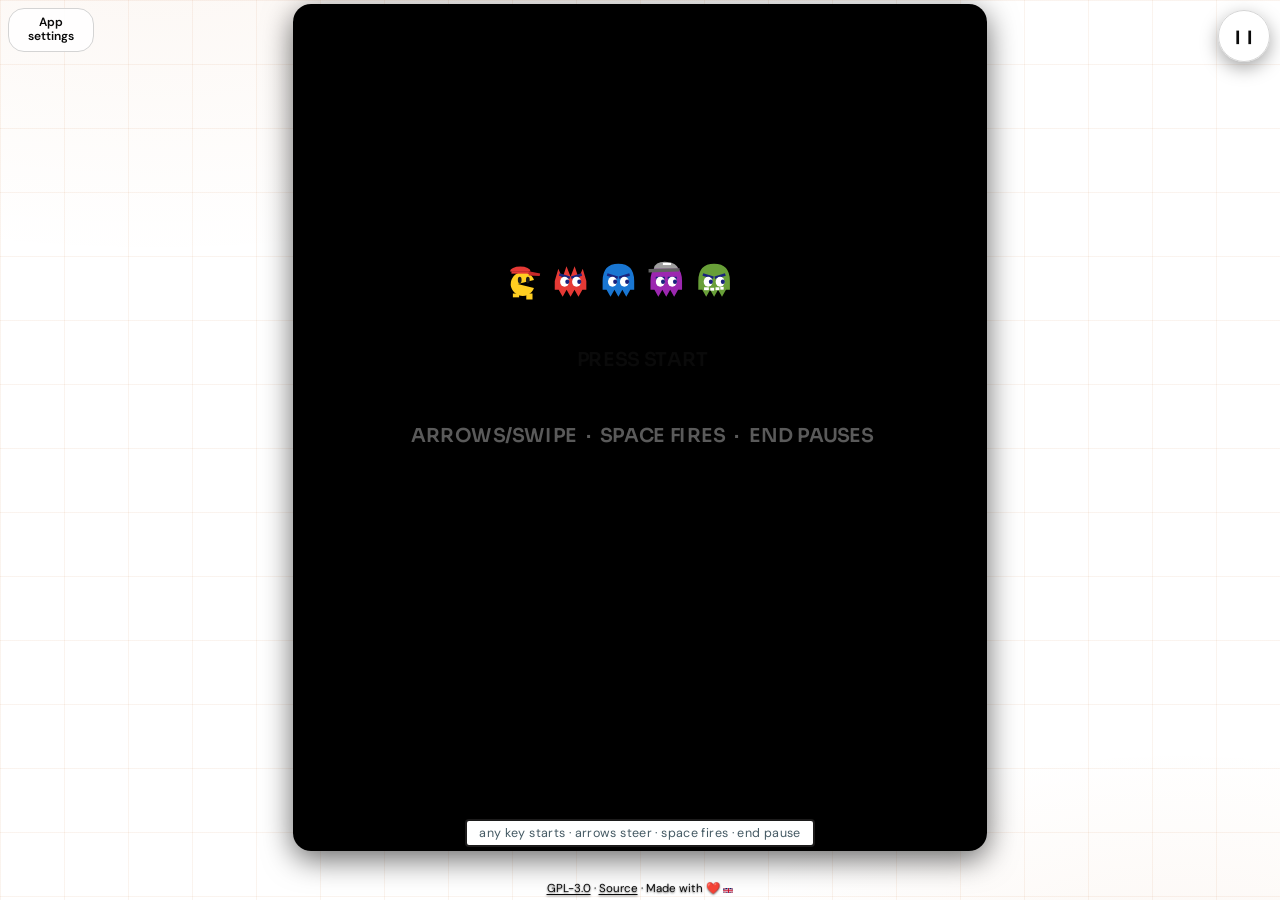
<file: index.html>
<!doctype html>
<html lang="en" data-palette="navy" data-theme="light" data-mono data-warm>

<head>
    <meta charset="utf-8">

    <!--
        The launcher frames this game. This document frames nothing, so frame-src
        is 'none'. Leaving the directive off would fall through to default-src
        'self' and allow a same-origin frame. `frame-ancestors` is absent: browsers
        ignore it in a <meta> tag. The local server sends X-Frame-Options:
        SAMEORIGIN for this game, not frame-ancestors. GitHub Pages sends neither.

        `connect-src 'none'` is what makes the README's "no network requests" claim
        enforceable here rather than merely stated.
    -->
    <meta http-equiv="Content-Security-Policy" content="default-src 'self'; script-src 'self'; style-src 'self'; img-src 'self' data:; connect-src 'none'; font-src 'self'; media-src 'self'; object-src 'none'; base-uri 'none'; form-action 'none'; frame-src 'none'; manifest-src 'self'; worker-src 'self'; upgrade-insecure-requests">

    <title>Seclusa Munch</title>
        <!-- Lock viewport on mobile devices. -->
    <meta name="viewport" content="width=device-width, initial-scale=1.0, viewport-fit=cover" />

    <meta name="description" content="Seclusa Munch — eat the maze, keep clear of the four." />
    <meta name="color-scheme" content="light dark" />
    <!--
        Permissions-Policy. Every other served document in the app carries this; this game
        was the one that did not. The game asks for no device capability at all, so the
        whole surface is denied rather than left to the browser default.
    -->
    <meta http-equiv="Permissions-Policy"
        content="camera=(), microphone=(), geolocation=(), payment=(), clipboard-read=(), usb=(), midi=(), serial=(), display-capture=(), accelerometer=(), gyroscope=(), magnetometer=(), idle-detection=(), screen-wake-lock=(), browsing-topics=(), interest-cohort=()">
    <meta name="referrer" content="no-referrer">
    <meta name="robots" content="noindex, nofollow">
    <meta name="theme-color" content="#0d2340">

    <!-- Allow page to be saved as web app on iOS. -->
    <meta name="mobile-web-app-capable" content="yes" />
    <meta name="apple-mobile-web-app-capable" content="yes" />
    <meta name="apple-mobile-web-app-title" content="Seclusa Munch" />

    <!-- Hide status bar -->
    <meta name="apple-mobile-web-app-status-bar-style" content="black" />

    <!-- icon used for iOS Web App -->
    <link rel="apple-touch-icon-precomposed" href="icon/ios_icon.png"/>

    <link rel="icon" type="image/png" href="icon/favicon.png"/>

    <!--
        Before the stylesheets, and synchronous on purpose. This game's own theme.js runs
        after the canvas markup, so without this the frame paints with the document's
        data-theme="light" and then corrects itself — a white flash on a dark-mode device,
        at the edges of the frame, while the launcher around it is already dark. Same file
        and same reason as the launcher's; see theme-boot.js.
    -->
    <script src="theme-boot.js"></script>

    <link rel="stylesheet" href="seclusa-base.css" />
    <link rel="stylesheet" href="mono.css" />
    <link rel="stylesheet" href="theme.css" />

    <!--
        The page shell: theme attributes, the sound preference, the menu-peek idle state,
        the canvas reveal, and the pause button. Loaded as a classic script so it runs
        before the deferred module below, which is what lets the button dispatch a key
        into a game that is already listening.
    -->
    <script src="theme.js"></script>

    <!--
        CSP is `style-src 'self'`, so nothing inline is permitted: the @font-face and
        #canvas-warning rules live in theme.css.

        The game is plain ES modules loaded straight from disk — no bundle, no build step.
        Every file under js/ is one concern (the maze data, the ghost rules, the renderer),
        and the browser loads them in dependency order itself.
    -->
    <script type="module" src="js/main.js"></script>

    <meta name="version" content="0.1.3">
    <link rel="manifest" href="manifest.json">
    <link rel="stylesheet" href="stand.css">
</head>

<body>

    <!-- Page shell: header bar, hint chip and dialogs. The game canvas below is
         centered by the renderer, so the shell stays out of the document flow. -->
    <div class="shell" data-ui-chrome>
        <!--
            The in-game header bar (title, Sound, Fullscreen, Theme) used to live here and
            has been removed: the launcher's stage bar carries those controls, and names
            the game, so this was a second differently-styled copy of both. The hint chip
            stays — it is guidance for the game you are actually playing, not a control.
        -->
        <div class="shell-bottom">
            <div class="shell-hint chip">
                <!--
                    Two wordings, one per kind of device, switched by CSS on the same
                    `pointer: coarse` question that reveals the pause button. A hint that
                    says "arrows" on a phone is telling the player to press something
                    they do not have.
                -->
                <span class="hint-keys">any key starts &middot; arrows steer &middot; space fires &middot; end pause</span>
                <span class="hint-touch">tap to start &middot; swipe to steer &middot; fire to shoot &middot; pause to pause</span>
            </div>
        </div>

        <!--
            Pause, for devices with no End key.

            Steering is swipe-only on touch: a pad was worse than one gesture. Fire is
            the exception — Space has no thumb equivalent once a swipe is steering, and
            a tap both fires and clears the held direction, which fights a held swipe.
            The fire button only shoots. L/R picks which thumb side it sits on.
        -->
        <div class="shell-hand" role="group" aria-label="Fire button side">
            <button class="shell-hand-btn" id="fireHandLeft" type="button" aria-pressed="false">Left</button>
            <button class="shell-hand-btn" id="fireHandRight" type="button" aria-pressed="true">Right</button>
        </div>
        <button class="shell-pause" id="pauseBtn" type="button" aria-label="Pause">&#10073;&#10073;</button>
        <button class="shell-fire" id="fireBtn" type="button" aria-label="Fire">FIRE</button>
    </div>

    <canvas id='canvas'><div id="canvas-warning">Your browser does not support HTML Canvas.  Please upgrade!</div></canvas>

    <footer class="game-foot">
        <p class="game-credits">
            <a href="LICENSE">GPL-3.0</a>
            · <a href="https://github.com/ambr3/seclusa-munch" target="_blank" rel="noopener noreferrer">Source</a>
            · Made with <span class="heart" role="img" aria-label="love">&#10084;&#65039;</span>
            <svg class="flag" viewBox="0 0 60 30" role="img" aria-label="United Kingdom">
                <clipPath id="game-uk-clip"><rect width="60" height="30" /></clipPath>
                <g clip-path="url(#game-uk-clip)">
                    <rect width="60" height="30" fill="#012169" />
                    <path d="M0,0 L60,30 M60,0 L0,30" stroke="#fff" stroke-width="6" />
                    <path d="M0,0 L60,30 M60,0 L0,30" stroke="#C8102E" stroke-width="4" />
                    <path d="M30,0 V30 M0,15 H60" stroke="#fff" stroke-width="10" />
                    <path d="M30,0 V30 M0,15 H60" stroke="#C8102E" stroke-width="6" />
                </g>
            </svg>
        </p>
    </footer>

    <script src="stand-help.js"></script>
    <script src="stand.js"></script>
</body>

</html>
</file>
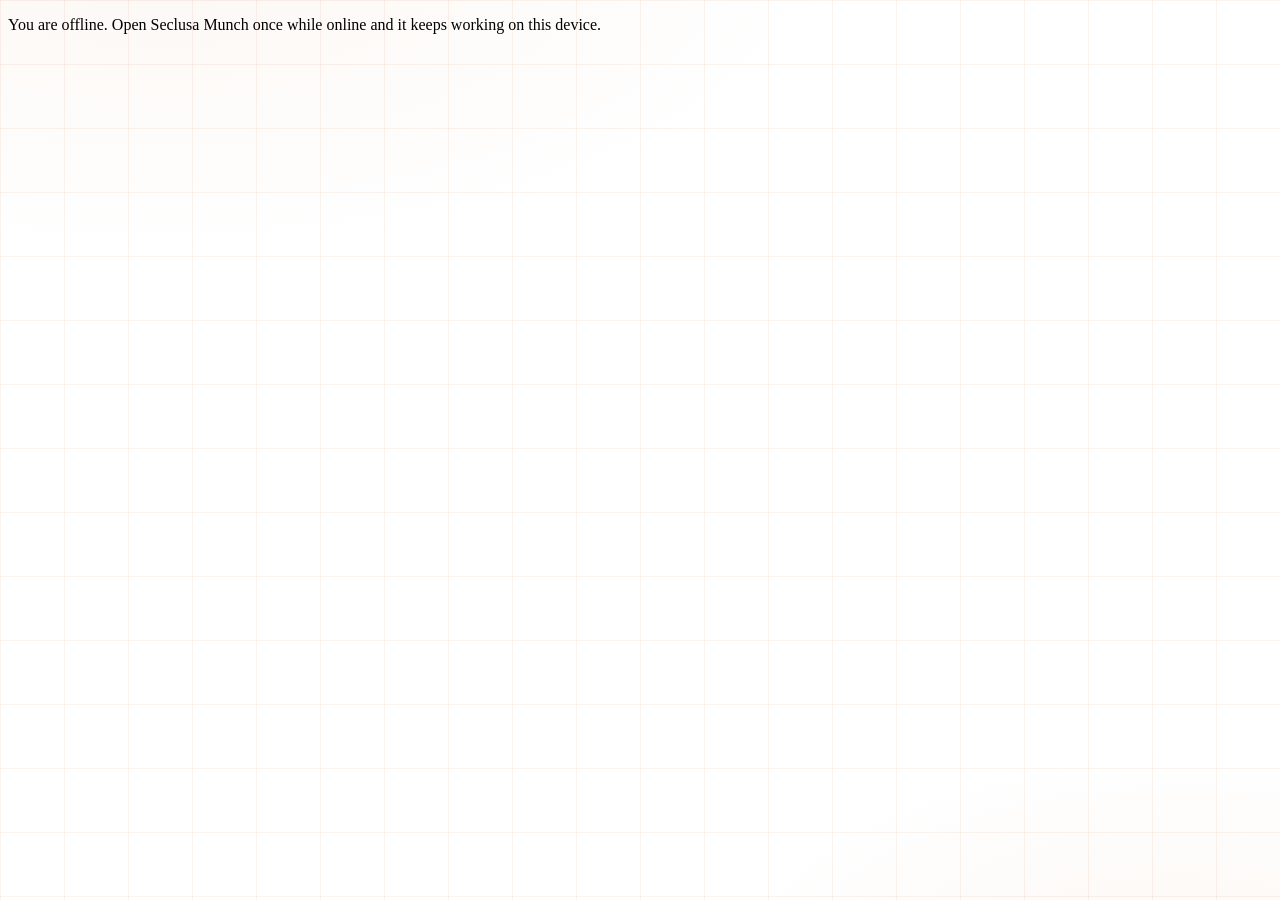
<file: offline.html>
<!DOCTYPE html>
<html lang="en">
<head>
    <meta charset="utf-8">
    <meta name="viewport" content="width=device-width, initial-scale=1">
    <meta name="referrer" content="no-referrer">
    <meta name="robots" content="noindex, nofollow">
    <meta http-equiv="Permissions-Policy" content="camera=(), microphone=(), geolocation=(), payment=(), clipboard-read=(), usb=(), midi=(), serial=(), display-capture=(), accelerometer=(), gyroscope=(), magnetometer=(), idle-detection=(), screen-wake-lock=(), browsing-topics=(), interest-cohort=()">
    <meta http-equiv="Content-Security-Policy" content="default-src 'self'; style-src 'self'; script-src 'none'; img-src 'none'; connect-src 'none'; object-src 'none'; base-uri 'none'; form-action 'none'; upgrade-insecure-requests">
    <title>Seclusa Munch — offline</title>
    <link rel="stylesheet" href="seclusa-base.css">
</head>
<body>
    <p>You are offline. Open Seclusa Munch once while online and it keeps working on this device.</p>
</body>
</html>
</file>
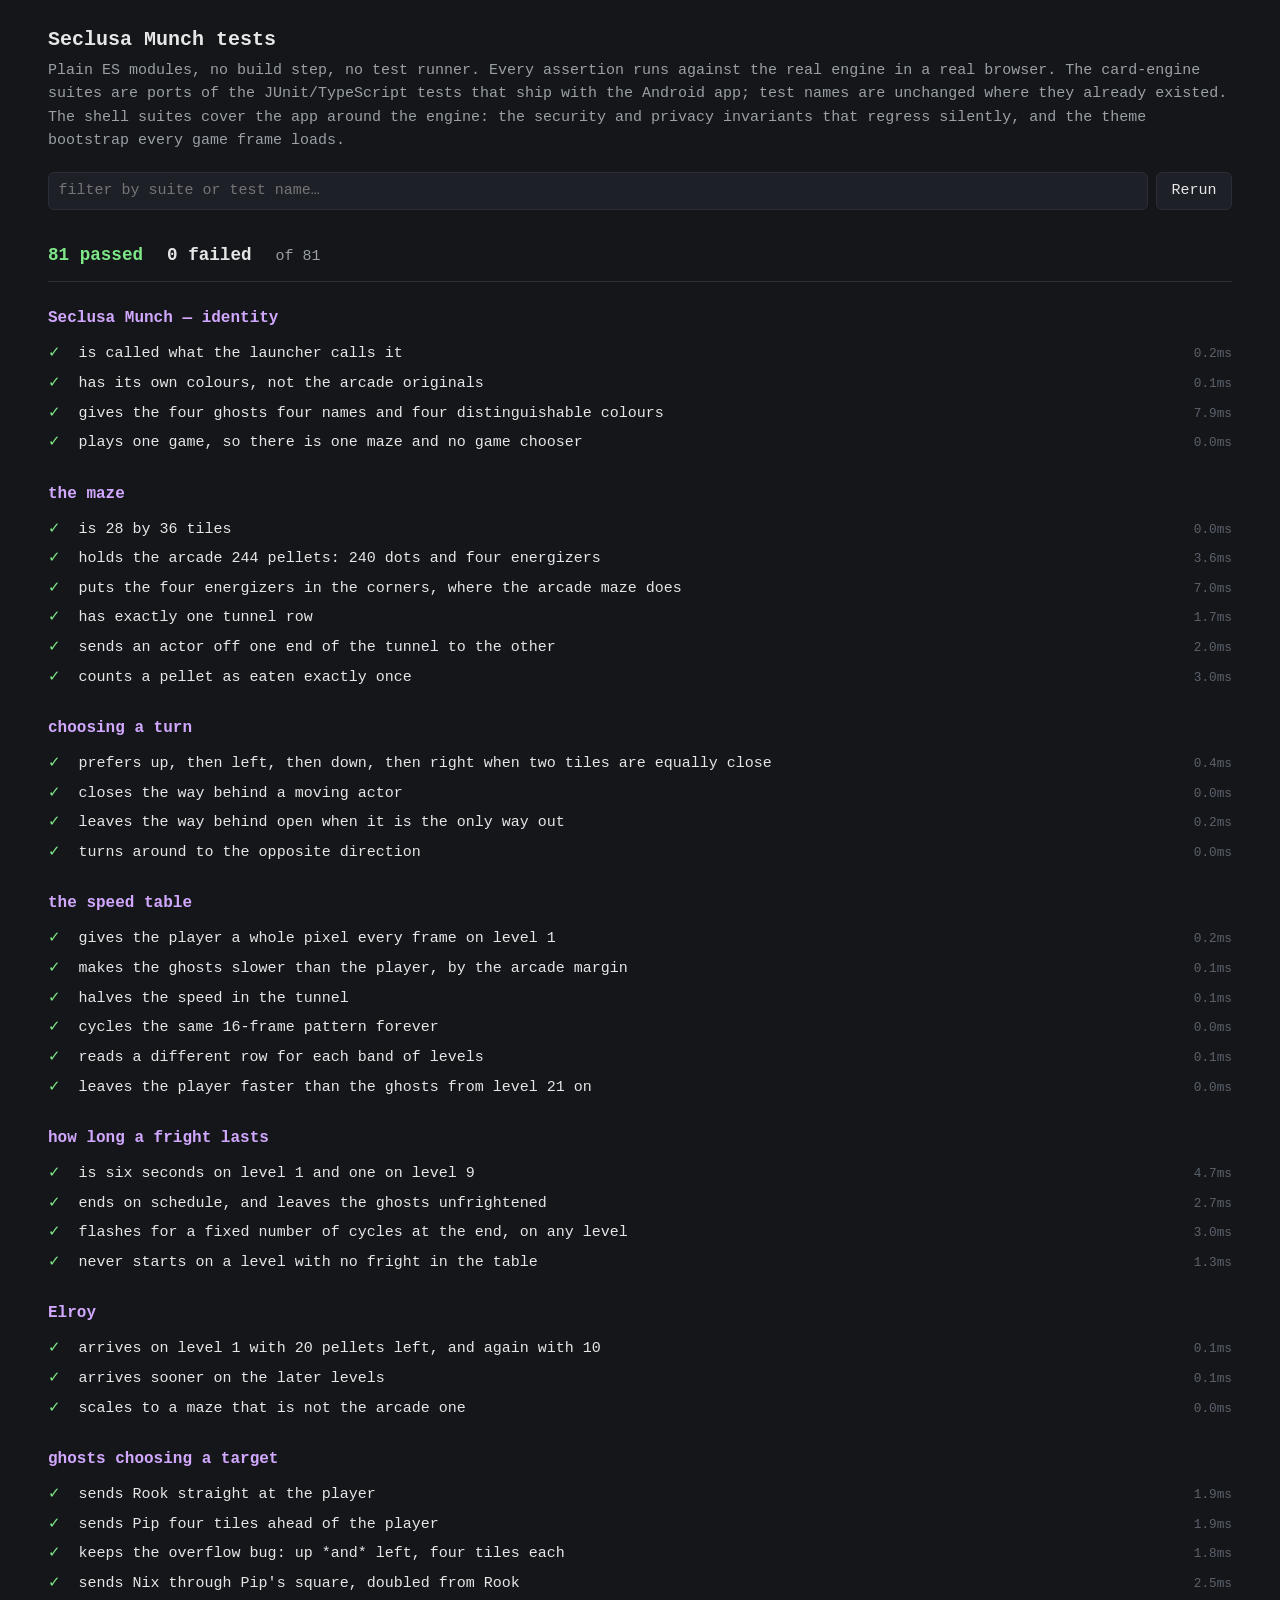
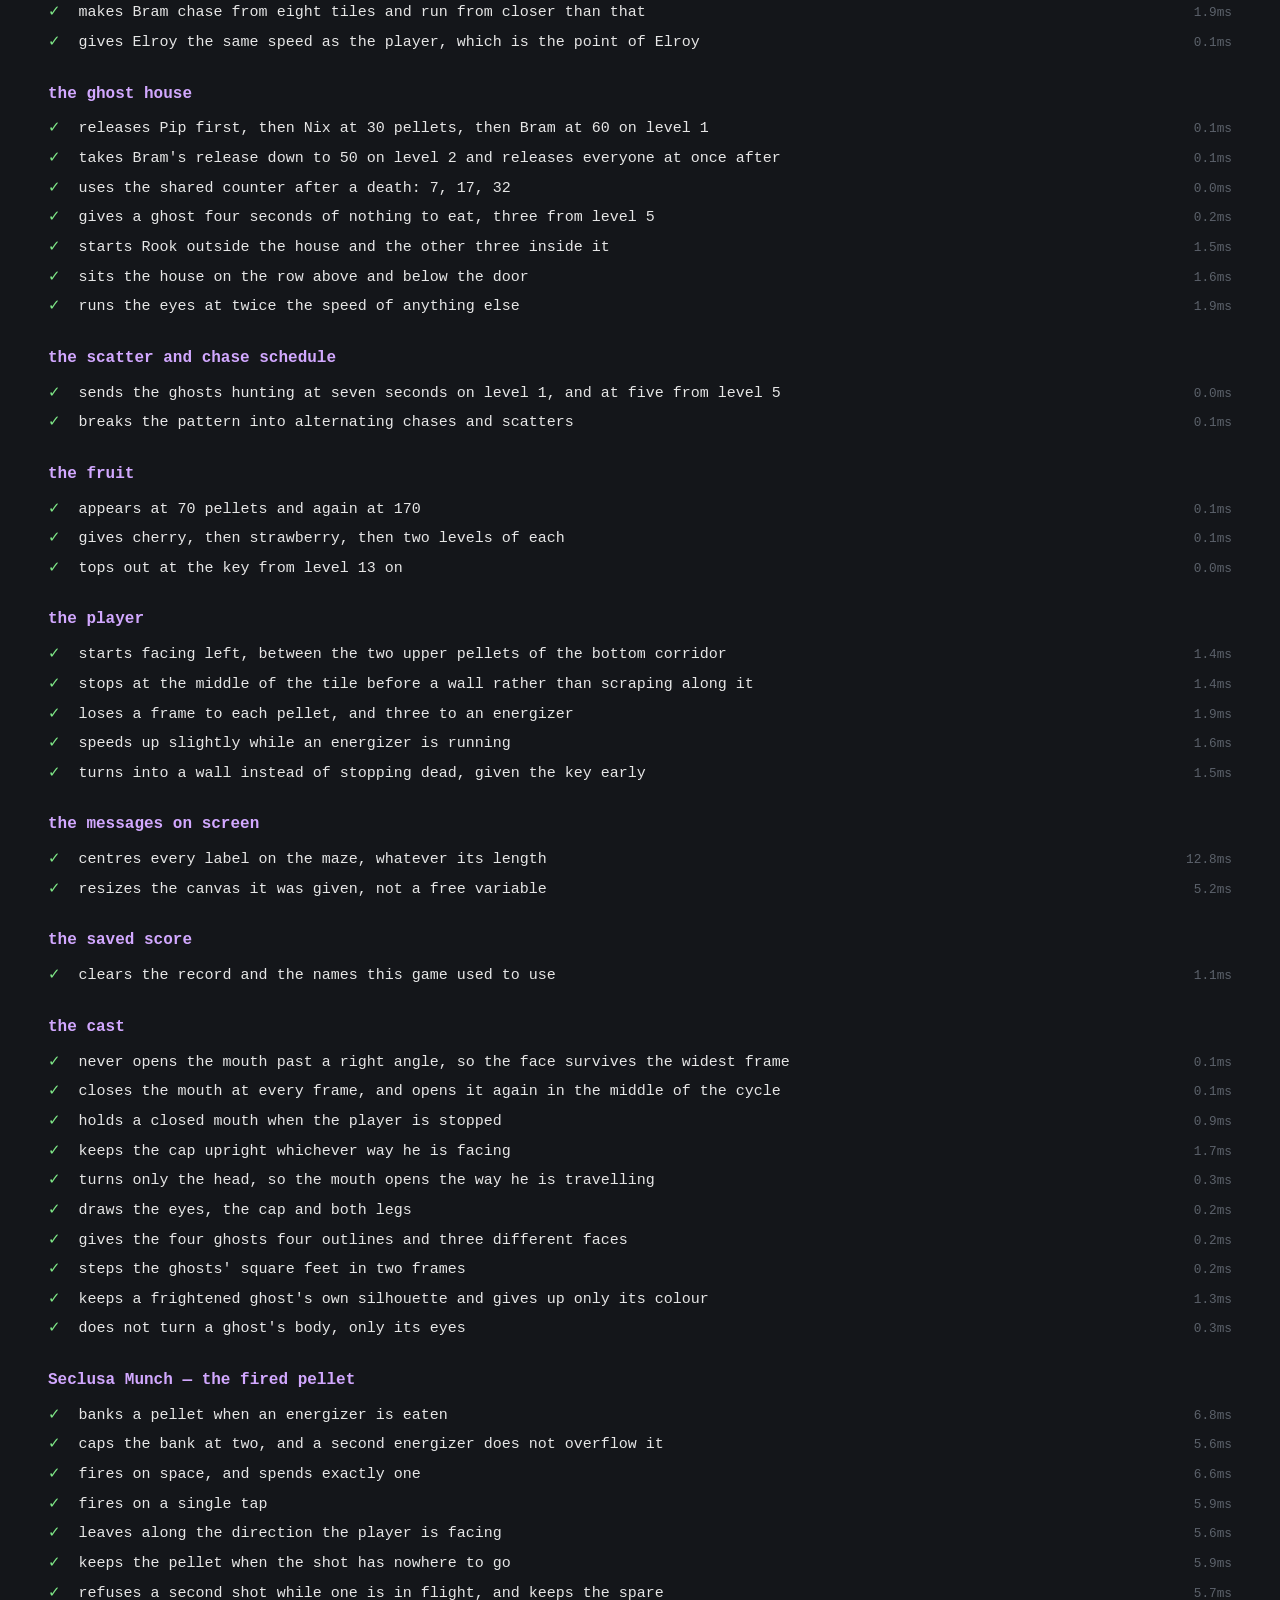
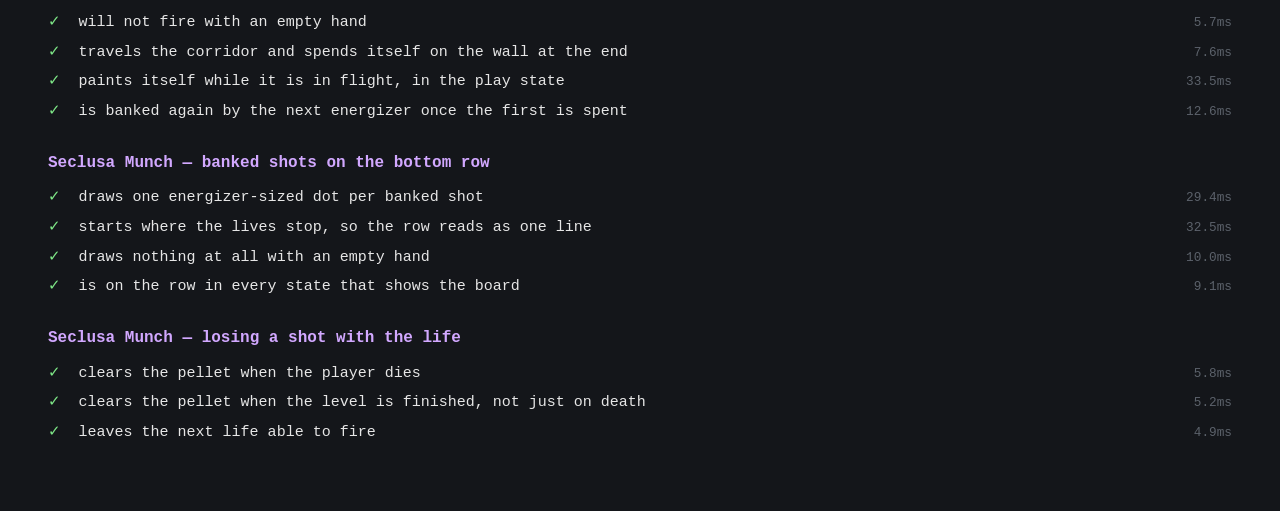
<file: test/tests.html>
<!DOCTYPE html>
<html lang="en">
<head>
    <meta charset="UTF-8">
    <!--
        Same posture as every other document in the app: no framing, no objects, no
        third-party anything.
          - `style-src` needs 'unsafe-inline' for this page's own <style> block.
          - `media-src 'self'` covers the game's own mp3 clips if a test builds audio.
          - `connect-src 'self'` is the one departure from the shipped pages, which use
            'none'. The harness loads this page from the same origin. It cannot reach
            anything else.
    -->
    <meta http-equiv="Content-Security-Policy" content="default-src 'self'; script-src 'self'; style-src 'self' 'unsafe-inline'; img-src 'self' data:; connect-src 'self'; font-src 'self'; media-src 'self'; object-src 'none'; base-uri 'none'; form-action 'none'">
    <meta name="robots" content="noindex, nofollow">
    <meta name="referrer" content="no-referrer">
    <meta name="viewport" content="width=device-width, initial-scale=1.0">
    <title>Tests — running</title>
    <style>
        /*
         * Deliberately self-contained: this page must work with nothing installed, so it
         * does not link the shared theme (the test harness has no business depending on
         * the design system to report results).
         */
        :root { color-scheme: light dark; }

        body {
            margin: 0;
            padding: 1.5rem clamp(1rem, 4vw, 3rem) 4rem;
            font: 15px/1.55 ui-monospace, SFMono-Regular, Menlo, Consolas, monospace;
            background: #14161a;
            color: #e6e6e6;
        }

        h1 { margin: 0 0 .25rem; font-size: 1.25rem; }
        p.sub { margin: 0 0 1.25rem; color: #9aa0a6; }

        #summary {
            position: sticky;
            top: 0;
            z-index: 2;
            display: flex;
            flex-wrap: wrap;
            gap: .5rem 1.5rem;
            align-items: baseline;
            padding: .75rem 0;
            margin-bottom: .5rem;
            background: #14161a;
            border-bottom: 1px solid #2a2e35;
        }
        #summary .count { font-size: 1.1rem; font-weight: 700; }
        #summary .pass { color: #7ee787; }
        #summary .fail { color: #ff7b72; }
        #summary .total { color: #9aa0a6; }

        .suite { margin: 1.5rem 0 .5rem; font-size: 1rem; font-weight: 700; color: #d2a8ff; }

        .test { display: flex; gap: .6rem; padding: .2rem 0; align-items: baseline; }
        .test .mark { flex: 0 0 1.4em; }
        .ok  .mark { color: #7ee787; }
        .bad .mark { color: #ff7b72; }
        .bad .name { color: #ff7b72; }
        .err {
            margin: .1rem 0 .6rem 2em;
            padding: .5rem .75rem;
            border-left: 3px solid #ff7b72;
            background: #241a1c;
            color: #ffc7c2;
            white-space: pre-wrap;
        }
        .ms { margin-left: auto; color: #5c626b; font-size: .85em; }

        #controls { margin: 0 0 1.25rem; display: flex; gap: .5rem; flex-wrap: wrap; }
        #controls input {
            flex: 1 1 14rem;
            padding: .4rem .6rem;
            font: inherit;
            background: #1d2027;
            color: inherit;
            border: 1px solid #2a2e35;
            border-radius: 6px;
        }
        #controls button {
            padding: .4rem .9rem;
            font: inherit;
            background: #1d2027;
            color: inherit;
            border: 1px solid #2a2e35;
            border-radius: 6px;
            cursor: pointer;
        }
        #controls button:hover { border-color: #4a515c; }
    </style>
</head>
<body>
    <h1>Seclusa Munch tests</h1>
    <p class="sub">
        Plain ES modules, no build step, no test runner. Every assertion runs against the real
        engine in a real browser. The card-engine suites are ports of the JUnit/TypeScript tests
        that ship with the Android app; test names are unchanged where they already existed.
        The shell suites cover the app around the engine: the security and privacy invariants
        that regress silently, and the theme bootstrap every game frame loads.
    </p>

    <div id="controls">
        <input id="filter" type="search" placeholder="filter by suite or test name…" autocomplete="off">
        <button id="rerun" type="button">Rerun</button>
    </div>

    <div id="summary"><span class="count">Running…</span></div>
    <div id="results"></div>

    <script type="module" src="tests.js"></script>
</body>
</html>
</file>
<file: seclusa-base.css>
/*
 * Seclusa base theme — the shared palette for every Seclusa app.
 *
 * CANONICAL COPY. Edit this file, then run:
 *
 *     python3 scripts/sync_theme.py
 *
 * which copies it into each app that has opted in. A test fails if any app's
 * copy has drifted from this one, so there is exactly one place to change.
 *
 * Why a copy and not a shared link: every app here is a standalone PWA. It has
 * to work offline, be hosted from its own folder, and open from a file:// path
 * in development. A stylesheet that reached across folders into a parent
 * directory would break all three. So the tokens travel with the app.
 *
 * The palette is black and white on purpose. These apps are sold on what they
 * do not do with your data, and colour is not something that earns its place
 * here. There is no brand colour: the accent is simply the opposite of the
 * background, white on black and black on white.
 *
 * The default page sky is orange ruled lines + a soft orange corner glow on
 * that black/white surface (Light = white sheet, Dark = near-black). Apps that
 * need a flat or solid sky set data-bg to something other than "grid".
 *
 * Two things keep colour, because colour there carries meaning and removing it
 * would remove information rather than decoration:
 *   - status (--danger, --warn, --ok): an overdue reminder has to look overdue
 *   - the calendar's event types, which the user can set themselves

 */

:root {
  color-scheme: light;

  /* Surfaces. Near-black rather than pure black so an edge against pure black
     is still visible on an OLED panel. */
  --bg: #ffffff;
  --surface: #ffffff;
  --surface-2: #f2f2f2;
  --surface-3: #e6e6e6;

  /* Text. */
  --text: #0a0a0a;
  --text-dim: #5a5a5a;
  --text-faint: #8a8a8a;

  /* Lines. */
  --border: #d4d4d4;
  --border-strong: #a8a8a8;

  /* Ruled lines on a sheet of paper. Derived rather than repeated per theme,
     so it darkens and lightens with everything else. */
  --rule: color-mix(in srgb, var(--text) 9%, transparent);

  /* The accent is the opposite of the background: it marks the current
     selection and the primary action, nothing else. */
  --accent: #0a0a0a;
  --accent-hover: #000000;
  --accent-text: #ffffff;
  --accent-tint: rgba(10, 10, 10, 0.08);
  --accent-glow: rgba(10, 10, 10, 0.28);

  /* The one warm note. Deliberately weak: this tints and glows, it does not
     fill. Anything solid should use --accent. */
  --warm: #c45e12;
  --warm-strong: #9a4a0c;
  --warm-tint: rgba(196, 94, 18, 0.09);
  --warm-edge: rgba(196, 94, 18, 0.4);
  --warm-glow: rgba(196, 94, 18, 0.32);

  /* Status. Kept because they carry meaning, not decoration. */
  --danger: #a1160d;
  --warn: #6b4b00;
  --ok: #1c6b3c;

  --shadow: 0 1px 3px rgba(0, 0, 0, 0.13), 0 1px 2px rgba(0, 0, 0, 0.09);
  --radius: 10px;

  /* Default orange lines sky (light sheet). Kept very faint so content wins. */
  --grid-line: color-mix(in srgb, var(--warm) 7%, transparent);
  --grid-wash: color-mix(in srgb, var(--warm) 5%, transparent);
}

@media (prefers-color-scheme: dark) {
  :root {
    color-scheme: dark;

    --bg: #0a0a0a;
    --surface: #111111;
    --surface-2: #1c1c1c;
    --surface-3: #262626;

    --text: #f5f5f5;
    --text-dim: #a3a3a3;
    --text-faint: #737373;

    --border: #2e2e2e;
    --border-strong: #454545;

    --accent: #ffffff;
    --accent-hover: #ffffff;
    --accent-text: #0a0a0a;
    --accent-tint: rgba(255, 255, 255, 0.14);
    --accent-glow: rgba(255, 255, 255, 0.4);

    --warm: #e08a3c;
    --warm-strong: #f0a35f;
    --warm-tint: rgba(224, 138, 60, 0.12);
    --warm-edge: rgba(224, 138, 60, 0.45);
    --warm-glow: rgba(224, 138, 60, 0.4);

    --danger: #f2857c;
    --warn: #e0b25a;
    --ok: #6cc48f;

    --shadow: 0 1px 3px rgba(0, 0, 0, 0.5);

    --grid-line: color-mix(in srgb, var(--warm) 9%, transparent);
    --grid-wash: color-mix(in srgb, var(--warm) 6%, transparent);
  }
}

/* When an app sets an explicit theme (the calendar pane does, via
   data-theme), that wins over the system preference. The tokens are declared
   once and re-pointed, rather than duplicated per attribute. */
[data-theme="light"] {
  color-scheme: light;
  --bg: #ffffff;
  --surface: #ffffff;
  --surface-2: #f2f2f2;
  --surface-3: #e6e6e6;
  --text: #0a0a0a;
  --text-dim: #5a5a5a;
  --text-faint: #8a8a8a;
  --border: #d4d4d4;
  --border-strong: #a8a8a8;
  --accent: #0a0a0a;
  --accent-hover: #000000;
  --accent-text: #ffffff;
  --accent-tint: rgba(10, 10, 10, 0.08);
  --accent-glow: rgba(10, 10, 10, 0.28);
  --warm: #c45e12;
  --warm-strong: #9a4a0c;
  --warm-tint: rgba(196, 94, 18, 0.09);
  --warm-edge: rgba(196, 94, 18, 0.4);
  --warm-glow: rgba(196, 94, 18, 0.32);
  --danger: #a1160d;
  --warn: #6b4b00;
  --ok: #1c6b3c;
  --grid-line: color-mix(in srgb, var(--warm) 7%, transparent);
  --grid-wash: color-mix(in srgb, var(--warm) 5%, transparent);
}

[data-theme="dark"] {
  color-scheme: dark;
  --bg: #0a0a0a;
  --surface: #111111;
  --surface-2: #1c1c1c;
  --surface-3: #262626;
  --text: #f5f5f5;
  --text-dim: #a3a3a3;
  --text-faint: #737373;
  --border: #2e2e2e;
  --border-strong: #454545;
  --accent: #ffffff;
  --accent-hover: #ffffff;
  --accent-text: #0a0a0a;
  --accent-tint: rgba(255, 255, 255, 0.14);
  --accent-glow: rgba(255, 255, 255, 0.4);
  --warm: #e08a3c;
  --warm-strong: #f0a35f;
  --warm-tint: rgba(224, 138, 60, 0.12);
  --warm-edge: rgba(224, 138, 60, 0.45);
  --warm-glow: rgba(224, 138, 60, 0.4);
  --danger: #f2857c;
  --warn: #e0b25a;
  --ok: #6cc48f;
  --grid-line: color-mix(in srgb, var(--warm) 9%, transparent);
  --grid-wash: color-mix(in srgb, var(--warm) 6%, transparent);
}

/*
 * Default Seclusa sky: orange ruled lines + soft corner glow.
 * Light = white sheet; Dark = near-black. No filter / background-attachment:fixed.
 * Opt out: set data-bg to anything except "grid" (Weather solid skies do this).
 */
html {
  background-color: var(--bg);
}

/*
 * Body stays transparent + isolated so body::before (z-index: -1) can paint
 * the sky. An opaque body (or a ::before that slips behind html) hid the lines
 * so only a top sliver leaked. Solid data-bg values set body colour below.
 */
html body {
  background-color: transparent;
  isolation: isolate;
}

html body::before {
  content: "";
  position: fixed;
  inset: 0;
  z-index: -1;
  pointer-events: none;
  background-color: var(--bg);
  background-image:
    linear-gradient(var(--grid-line) 1px, transparent 1px),
    linear-gradient(90deg, var(--grid-line) 1px, transparent 1px),
    radial-gradient(ellipse 95% 60% at 12% -6%, var(--grid-wash), transparent 58%),
    radial-gradient(ellipse 70% 48% at 92% 108%, var(--grid-wash), transparent 52%);
  background-size: 64px 64px, 64px 64px, auto, auto;
}

html[data-bg]:not([data-bg="grid"]) body::before {
  background-image: none;
  background-color: var(--bg-solid, var(--bg));
}

/* Named / custom solid page colours (Theme → Background). Not Day/Night. */
html {
  --bg-custom: #5faff0;
  --bg-solid: var(--bg);
}

html[data-bg="blue"] { --bg-solid: #3b82f6; }
html[data-bg="lightblue"] { --bg-solid: #7dd3fc; }
html[data-bg="teal"] { --bg-solid: #14b8a6; }
html[data-bg="green"] { --bg-solid: #22c55e; }
html[data-bg="yellow"] { --bg-solid: #facc15; }
html[data-bg="orange"] { --bg-solid: #f97316; }
html[data-bg="red"] { --bg-solid: #ef4444; }
html[data-bg="purple"] { --bg-solid: #a855f7; }
html[data-bg="black"] { --bg-solid: #0a0a0a; }
html[data-bg="white"] { --bg-solid: #ffffff; }
html[data-bg="custom"] { --bg-solid: var(--bg-custom, #5faff0); }

html[data-bg="blue"],
html[data-bg="lightblue"],
html[data-bg="teal"],
html[data-bg="green"],
html[data-bg="yellow"],
html[data-bg="orange"],
html[data-bg="red"],
html[data-bg="purple"],
html[data-bg="black"],
html[data-bg="white"],
html[data-bg="custom"] {
  --bg: var(--bg-solid);
  background-color: var(--bg-solid);
}

html[data-bg="blue"] body,
html[data-bg="lightblue"] body,
html[data-bg="teal"] body,
html[data-bg="green"] body,
html[data-bg="yellow"] body,
html[data-bg="orange"] body,
html[data-bg="red"] body,
html[data-bg="purple"] body,
html[data-bg="black"] body,
html[data-bg="white"] body,
html[data-bg="custom"] body {
  background-color: var(--bg-solid);
}

/* Colour / light pages → frosted light chrome. Near-black → dark chrome. */
html[data-bg="white"],
html[data-bg="yellow"],
html[data-bg="lightblue"],
html[data-bg="blue"],
html[data-bg="teal"],
html[data-bg="green"],
html[data-bg="orange"],
html[data-bg="red"],
html[data-bg="purple"],
html[data-bg-tone="light"] {
  --surface: color-mix(in srgb, #ffffff 92%, var(--bg-solid));
  --surface-2: color-mix(in srgb, #ffffff 86%, var(--bg-solid));
  --surface-3: #ffffff;
  --border: color-mix(in srgb, #0a0a0a 14%, transparent);
  --border-strong: color-mix(in srgb, #0a0a0a 22%, transparent);
  --text: #0a0a0a;
  --text-dim: #4a4a4a;
  --text-faint: #6a6a6a;
  --accent: #0a0a0a;
  --accent-hover: #000000;
  --accent-text: #ffffff;
  --accent-tint: rgba(10, 10, 10, 0.08);
}

html[data-bg="black"],
html[data-bg-tone="dark"] {
  --surface: #141414;
  --surface-2: #1c1c1c;
  --surface-3: #262626;
  --border: #2e2e2e;
  --border-strong: #454545;
  --text: #f5f5f5;
  --text-dim: #a3a3a3;
  --text-faint: #737373;
  --accent: #ffffff;
  --accent-hover: #ffffff;
  --accent-text: #0a0a0a;
  --accent-tint: rgba(255, 255, 255, 0.14);
}

html[data-bg="custom"][data-bg-tone="light"] {
  --surface: color-mix(in srgb, #ffffff 92%, var(--bg-solid));
  --surface-2: color-mix(in srgb, #ffffff 86%, var(--bg-solid));
  --surface-3: #ffffff;
  --border: color-mix(in srgb, #0a0a0a 14%, transparent);
  --border-strong: color-mix(in srgb, #0a0a0a 22%, transparent);
  --text: #0a0a0a;
  --text-dim: #4a4a4a;
  --text-faint: #6a6a6a;
  --accent: #0a0a0a;
  --accent-hover: #000000;
  --accent-text: #ffffff;
}

html[data-bg="custom"][data-bg-tone="dark"] {
  --surface: color-mix(in srgb, #141414 88%, var(--bg-solid));
  --surface-2: color-mix(in srgb, #1c1c1c 90%, var(--bg-solid));
  --surface-3: color-mix(in srgb, #262626 92%, var(--bg-solid));
  --border: color-mix(in srgb, #ffffff 14%, transparent);
  --border-strong: color-mix(in srgb, #ffffff 22%, transparent);
  --text: #f5f5f5;
  --text-dim: #a3a3a3;
  --text-faint: #737373;
  --accent: #ffffff;
  --accent-hover: #ffffff;
  --accent-text: #0a0a0a;
}
</file>
<file: mono.css>
/*
 * Seclusa Games — the monochrome mapping.
 *
 * The launcher and the three newer games wear the shared black-and-white palette
 * from theme/seclusa-base.css. Klondike and Pyramid keep the Material 3 colour
 * palettes and are deliberately left alone, so this has to be an opt-in layer
 * rather than a replacement for theme.css.
 *
 * WHY THE PALETTE IS RESTATED HERE UNDER ITS OWN NAMES
 *
 * Blocks and Word Puzzle already use --bg, --text, --accent and --radius as
 * their own local names, aliased onto the Material roles:
 *
 *     --text:   var(--md-sys-color-on-surface);
 *     --accent: var(--md-sys-color-primary);
 *
 * So a mapping that pointed --md-sys-color-on-surface back at --text, the way a
 * literal reading of "use the base theme" suggests, closes a loop:
 * base --text -> role -> game's --text. A circular custom property computes to
 * the guaranteed-invalid value, so --text came back empty, every `color:
 * var(--text)` in those games became invalid, and the pages fell back to
 * inherited black on a near-black background.
 *
 * Hence the --mono- prefix. These names are used by nothing else in the app, so
 * the game's own aliases resolve cleanly onto the roles mapped below.
 * seclusa-base.css is still linked, and still the source these values are taken
 * from — it just is not referenced through the names the games have taken.
 */

:root[data-mono][data-theme='light'] {
  --mono-bg: #ffffff;
  --mono-surface: #ffffff;
  --mono-surface-2: #f2f2f2;
  --mono-surface-3: #e6e6e6;
  --mono-text: #0a0a0a;
  --mono-text-dim: #5a5a5a;
  --mono-text-faint: #8a8a8a;
  --mono-border: #d4d4d4;
  --mono-border-strong: #a8a8a8;
  --mono-accent: #0a0a0a;
  --mono-accent-text: #ffffff;
  --mono-accent-tint: rgba(10, 10, 10, 0.08);
  --mono-danger: #a1160d;
}

:root[data-mono][data-theme='dark'] {
  --mono-bg: #0a0a0a;
  --mono-surface: #111111;
  --mono-surface-2: #1c1c1c;
  --mono-surface-3: #262626;
  --mono-text: #f5f5f5;
  --mono-text-dim: #a3a3a3;
  --mono-text-faint: #737373;
  --mono-border: #2e2e2e;
  --mono-border-strong: #454545;
  --mono-accent: #ffffff;
  --mono-accent-text: #0a0a0a;
  --mono-accent-tint: rgba(255, 255, 255, 0.14);
  --mono-danger: #f2857c;
}

/*
 * One role map for both themes, because every value above already flips with
 * data-theme.
 *
 * The selector is :root[data-mono][data-theme] — three class-weight selectors
 * at (0,3,0), against theme.css's [data-theme='…'][data-palette='…'] at (0,2,0).
 * It wins on specificity rather than on source order, so this file does not have
 * to be linked last to work.
 *
 * Opt-in is a static data-mono attribute on <html>. Nothing sets or removes it
 * at runtime, and theme.js / theme-game.js / games/pacman/theme.js only ever
 * write data-palette and data-theme, so a theme change cannot lose it.
 */
:root[data-mono][data-theme] {
  /* The accent is the opposite of the background. It marks the current
     selection and the primary action, nothing else. */
  --md-sys-color-primary: var(--mono-accent);
  --md-sys-color-on-primary: var(--mono-accent-text);
  --md-sys-color-primary-container: var(--mono-accent-tint);
  --md-sys-color-on-primary-container: var(--mono-text);

  --md-sys-color-secondary: var(--mono-text-dim);
  --md-sys-color-on-secondary: var(--mono-bg);
  --md-sys-color-secondary-container: var(--mono-surface-2);
  --md-sys-color-on-secondary-container: var(--mono-text);

  --md-sys-color-tertiary: var(--mono-text-faint);
  --md-sys-color-on-tertiary: var(--mono-bg);
  --md-sys-color-tertiary-container: var(--mono-surface-3);
  --md-sys-color-on-tertiary-container: var(--mono-text);

  /* Surfaces step up with elevation. The palette has three steps, so the
     container roles share them rather than inventing greys that would not match
     the rest of the product. */
  --md-sys-color-surface: var(--mono-bg);
  --md-sys-color-on-surface: var(--mono-text);
  --md-sys-color-surface-variant: var(--mono-surface-2);
  --md-sys-color-on-surface-variant: var(--mono-text-dim);
  --md-sys-color-surface-container-lowest: var(--mono-bg);
  --md-sys-color-surface-container-low: var(--mono-surface);
  --md-sys-color-surface-container: var(--mono-surface);
  --md-sys-color-surface-container-high: var(--mono-surface-2);
  --md-sys-color-surface-container-highest: var(--mono-surface-3);

  --md-sys-color-outline: var(--mono-border-strong);
  --md-sys-color-outline-variant: var(--mono-border);

  /* Kept because it carries meaning: this is the error colour, not decoration. */
  --md-sys-color-error: var(--mono-danger);
  --md-sys-color-on-error: var(--mono-bg);

  /* A scrim dims what is behind it and has to read the same in both themes, so
     it is the one role here that is a literal rather than a token. */
  --md-sys-color-scrim: rgba(0, 0, 0, 0.55);

  --theme-game-select-background: var(--mono-accent);
  --theme-game-select-background-end: var(--mono-accent);
  --theme-color-drawer-selected: var(--mono-accent-tint);
}

/*
 * The note under "Card game colour". It has to read as an aside to the heading
 * rather than as body copy, so it is dimmed and set smaller, and the rhythm
 * between it and the swatches is tightened to match the dialog's spacing.
 */
:root[data-mono][data-theme] .dialog-note {
  margin: -4px 0 12px;
  font-size: 13px;
  line-height: 1.4;
  color: var(--md-sys-color-on-surface-variant);
}

/*
 * The warm accent.
 *
 * One warm note, kept to the edges of things: the theme's rule is that warm
 * tints and glows and never fills, so nothing here is a solid orange and no
 * large area carries more than a wash.
 *
 * Opt-in is a separate `data-warm` attribute rather than riding on `data-mono`.
 * Klondike and Pyramid wear the black-and-white theme but keep no colour at all
 * -- not even one -- so "is this page on the theme" is not the same question as
 * "does this page get the accent", and one flag cannot answer both.
 */
:root[data-warm][data-theme] {
  --mono-warm: var(--warm, #e08a3c);
}

/* Focus. The one place a warm ring is unambiguous: it says where the keyboard
   is, it is a couple of pixels wide, and it is the ring the whole site uses. */
:root[data-warm] :focus-visible {
  outline: 2px solid var(--mono-warm);
  outline-offset: 2px;
}

/* The pressed / on state of the header pills and the mode tiles. A tint and a
   glow rather than a fill, so the pill still reads as black or white. */
:root[data-warm] .header-button[aria-pressed="true"],
:root[data-warm] .mode-btn.active,
:root[data-warm] .pill-choice.is-selected {
  box-shadow: 0 0 0 1px var(--mono-warm), 0 0 14px -4px var(--warm-glow);
}

/*
 * A glow behind the launcher bar and behind the app mark.
 *
 * This replaces a hairline that ran along the top edge of the bar, `inset 0 1px 0
 * var(--warm-edge)`. It read as a rule drawn across the top of the screen rather than as
 * anything belonging to the bar — on a page whose whole surface is a grid, the one hard
 * straight line in the warm colour was the thing that looked pasted on. Warmth around the
 * bar says the same thing without drawing a line across anything.
 *
 * The bar's own shadow is restated because this rule replaces `box-shadow` wholesale, not
 * adds to it: left out, the bar would lose its separation from the grid behind it.
 */
:root[data-warm] .shell-bar {
  box-shadow: var(--score-chip-shadow), 0 0 22px -8px var(--warm-glow);
}

/*
 * The game's own name, on the same terms, in the bar it sits in while a game is open.
 *
 * `text-shadow` rather than `box-shadow` because this is a run of text: a box shadow
 * would sit behind the text box as one rectangle, including the empty space either side
 * of a short name, which is the slab look again.
 *
 * Two shadows, and both far stronger than `--warm-glow`, because a glow on text is not a
 * glow on a box. A shadow on a box is drawn outside the shape and every bit of it lands;
 * a shadow on a glyph is drawn behind it, so most of it is hidden by the very stroke it
 * is meant to be lighting, and what escapes has been spread thin by the blur. One shadow
 * at `--warm-glow`'s 0.32 over a 12px blur measured at 5 orange pixels in 38,000 — 0.01%,
 * which is not a glow, it is a rounding error. The tight one carries the colour and the
 * broad one carries the spread, and neither is at 0.32.
 *
 * Built from `--warm` rather than `--warm-glow` so it follows the palette in both themes
 * while being allowed to be far more opaque than a rule or an edge ever is.
 */
:root[data-warm] .stage-title {
  text-shadow:
    0 0 5px color-mix(in srgb, var(--warm) 85%, transparent),
    0 0 16px color-mix(in srgb, var(--warm) 45%, transparent);
}

/*
 * The same glow on the controller.
 *
 * `drop-shadow` rather than `box-shadow` because the mark is a transparent PNG: a box
 * shadow would draw a rectangle around the artwork's bounds, which for a controller with a
 * hole in the middle means a visible slab behind a shape that has none. `drop-shadow`
 * follows the alpha, so the light is around the shape.
 *
 * In dark theme the mark is inverted, so the filter has to be restated with the invert
 * still first — an `invert(1)` here would cancel the shadow out entirely.
 */
:root[data-warm] .launcher-logo {
  filter: drop-shadow(0 0 20px var(--warm-glow));
}

:root[data-warm][data-theme='dark'] .launcher-logo,
:root[data-warm][data-theme='dark'] .launcher-logo:hover {
  filter: invert(1) drop-shadow(0 0 20px var(--warm-glow));
}

/*
 * The same confirmation, without the colour.
 *
 * Warm pages get their glow from the block above. Klondike and Pyramid get none,
 * which left a selected setting as a 1px border and an 8% tint -- legible only to
 * someone who already knows which one they picked, and the picker had no glow at
 * all to say it had taken the click.
 *
 * `:not([data-warm])` rather than a lower specificity on purpose: the warm rule
 * and this one are then mutually exclusive, so neither can win a cascade against
 * the other and the accent on Munch, Blocks and Word Puzzle stays exactly as it
 * was. The glow is in the accent colour the page already has -- black on white,
 * white on black -- so it stays monochrome and needs no colour of its own.
 *
 * A ring plus an outward glow, not a fill: the pill still reads as black or
 * white, and a colour swatch still shows the colour it stands for.
 */
:root[data-mono]:not([data-warm]) .pill-choice.is-selected,
:root[data-mono]:not([data-warm]) .preview-cell.is-selected,
:root[data-mono]:not([data-warm]) .color-swatch.is-selected {
  box-shadow:
    0 0 0 2px var(--md-sys-color-primary),
    0 0 16px -4px var(--md-sys-color-primary);
}
</file>
<file: theme.css>
/*
 * Seclusa Games shell theme for Seclusa Munch.
 *
 * Tokens and chrome are ported from the Solitaire PWA so both games share one look:
 *   Solitaire/pwa/src/ui/theme.css   (Material 3 theme transcribed from the Android app)
 *   Solitaire/pwa/src/ui/theme.ts    (light/dark + palette role values)
 *   Solitaire/pwa/src/ui/AboutScreen.ts, Dialogs.ts (app bar, dialogs, pills, cards)
 *
 * The palette and night mode are applied through the `data-palette` / `data-theme`
 * attributes on <html> instead of inline styles, because this game has no bundler for
 * its shell — theme.js only sets those two attributes and persists the choice.
 */

:root {
  /* Neutral color roles (light) — Solitaire values/colors.xml */
  --md-sys-color-surface: #fcf8f7;
  --md-sys-color-on-surface: #1c1b1b;
  --md-sys-color-surface-container-lowest: #ffffff;
  --md-sys-color-surface-container-low: #f6f1f0;
  --md-sys-color-surface-container: #f0ebea;
  --md-sys-color-surface-container-high: #ebe4e4;
  --md-sys-color-surface-container-highest: #e5dedd;
  --md-sys-color-surface-bright: #fcf8f6;
  --md-sys-color-surface-dim: #dcd5d4;
  --md-sys-color-surface-variant: #e8e0de;
  --md-sys-color-on-surface-variant: #4a4444;
  --md-sys-color-outline: #7b7474;
  --md-sys-color-outline-variant: #cbc3c2;
  --md-sys-color-error: #b3261e;
  --md-sys-color-on-error: #ffffff;
  --md-sys-color-error-container: #f9dedc;
  --md-sys-color-on-error-container: #410e0b;
  --md-sys-color-inverse-surface: #32302f;
  --md-sys-color-inverse-on-surface: #f5eeed;
  --md-sys-color-scrim: #000000;

  /*
   * Chrome colors — menu bar, chips, header buttons.
   *
   * These were 6-10% white over a blurred backdrop, which reads soft and washed out.
   * The surfaces are now opaque enough to be legible on their own, with the border
   * doing the work of separating them from the game rather than a frosted-glass blur.
   */
  --menu-bar-icon: #455a64;
  --menu-bar-label: #455a64;
  --menu-bar-surface: #f2f3f5;
  --menu-bar-stroke: #1c1b1b;
  --score-chip-surface: #ffffff;
  --score-chip-stroke: #1c1b1b;
  --settings-background: #f2f3f5;
  --preference-card: #ffffff;

  /*
   * Shapes and elevations — drawable/*.xml, dimens.xml.
   *
   * Radius dropped from 16px to 4px: the 16dp pill was Android's Material shape, and
   * it is the single thing making this read as soft. Borders are full 2px and the
   * shadow is a hard 4px offset with no blur — a blurred drop shadow is the other half
   * of the softness, and a solid offset reads as deliberate and sharp instead.
   */
  --menu-bar-radius: 4px;
  --menu-bar-border: 2px solid var(--menu-bar-stroke);
  --score-chip-radius: 4px;
  --score-chip-border: 2px solid var(--score-chip-stroke);
  --score-chip-shadow: 4px 4px 0 rgb(0 0 0 / 45%);
  --bar-margin: 16px;
  --layout-padding: 15px;

  /* Type scale — styles.xml TextAppearance.App.* */
  --type-title-large: 700 22px/1.25 var(--font-sans);
  --type-title-medium: 700 18px/1.3 var(--font-sans);
  --type-body-large: 500 16px/1.5 var(--font-sans);
  --type-body-medium: 500 15px/1.45 var(--font-sans);
  --type-label-large: 700 15px/1.3 var(--font-sans);
  --type-menu-label: 500 12.5px/1.35 var(--font-sans);

  color-scheme: light dark;
}

/* Dark neutrals — Solitaire values-night/colors.xml */
[data-theme='dark'] {
  --md-sys-color-surface: #121212;
  --md-sys-color-on-surface: #e8e6e3;
  --md-sys-color-surface-container-lowest: #0c0c0c;
  --md-sys-color-surface-container-low: #1a1a1a;
  --md-sys-color-surface-container: #212121;
  --md-sys-color-surface-container-high: #2c2c2c;
  --md-sys-color-surface-container-highest: #383838;
  --md-sys-color-surface-bright: #3f3f3f;
  --md-sys-color-surface-dim: #121212;
  --md-sys-color-surface-variant: #494643;
  --md-sys-color-on-surface-variant: #cbc5c0;
  --md-sys-color-outline: #958f8a;
  --md-sys-color-outline-variant: #494643;
  --md-sys-color-error: #ffb4ab;
  --md-sys-color-on-error: #690005;
  --md-sys-color-error-container: #93000a;
  --md-sys-color-on-error-container: #ffdad6;
  --md-sys-color-inverse-surface: #e8e6e3;
  --md-sys-color-inverse-on-surface: #2f2f2f;
  --menu-bar-icon: #f2f4f5;
  --menu-bar-label: #f2f4f5;
  /*
   * Dark chrome was 80% of a dark red laid over a blur. Opaque near-black with a
   * bright 2px stroke gives the same separation with far more edge contrast, which is
   * what makes the shape read as sharp on a dark maze.
   */
  --menu-bar-surface: #121212;
  --menu-bar-stroke: #f2f4f5;
  --score-chip-surface: #121212;
  --score-chip-stroke: #f2f4f5;
  --settings-background: #0e0e0e;
  --preference-card: #2a2a2a;
}

/*
 * Palette roles. Only the roles this shell actually paints are ported — the secondary
 * and tertiary containers of the Android theme are unused outside the card table.
 */
[data-palette='orange'] {
  --md-sys-color-primary: #8b5000;
  --md-sys-color-on-primary: #ffffff;
  --md-sys-color-primary-container: #ffdcc2;
  --md-sys-color-on-primary-container: #2c1500;
  --theme-game-select-background: #bf360c;
  --theme-game-select-background-end: #7e2202;
  --theme-color-drawer-selected: #ffe0b2;
}

[data-palette='green'] {
  --md-sys-color-primary: #1b6b37;
  --md-sys-color-on-primary: #ffffff;
  --md-sys-color-primary-container: #a8f2ad;
  --md-sys-color-on-primary-container: #002106;
  --theme-game-select-background: #14532d;
  --theme-game-select-background-end: #0b3b1e;
  --theme-color-drawer-selected: #c8e6c9;
}

[data-palette='blue'] {
  --md-sys-color-primary: #1565c0;
  --md-sys-color-on-primary: #ffffff;
  --md-sys-color-primary-container: #d6e3ff;
  --md-sys-color-on-primary-container: #001b3f;
  --theme-game-select-background: #0d47a1;
  --theme-game-select-background-end: #082f66;
  --theme-color-drawer-selected: #bbdefb;
}

[data-palette='purple'] {
  --md-sys-color-primary: #6a1b9a;
  --md-sys-color-on-primary: #ffffff;
  --md-sys-color-primary-container: #f3daff;
  --md-sys-color-on-primary-container: #260046;
  --theme-game-select-background: #3f0f5e;
  --theme-game-select-background-end: #27093b;
  --theme-color-drawer-selected: #e1bee7;
}

/*
 * The eight palettes added after the original four, navy among them. Kept in step with the
 * same-named blocks in the shell's theme.css by hand — this game carries its own palette
 * sheet rather than inheriting one, so a palette added to the launcher is invisible here
 * until it is added here too. A palette with no block here falls through to the previous
 * palette's values, which is why the list is not derived from the launcher's.
 */
[data-palette='rose'] {
  --md-sys-color-primary: #a8274e;
  --md-sys-color-on-primary: #ffffff;
  --md-sys-color-primary-container: #ffd9e1;
  --md-sys-color-on-primary-container: #3f0018;
  --theme-game-select-background: #7b1f3a;
  --theme-game-select-background-end: #4f1124;
  --theme-color-drawer-selected: #f9d9e0;
}

[data-palette='teal'] {
  --md-sys-color-primary: #006a60;
  --md-sys-color-on-primary: #ffffff;
  --md-sys-color-primary-container: #9df2e7;
  --md-sys-color-on-primary-container: #00201c;
  --theme-game-select-background: #0b4f49;
  --theme-game-select-background-end: #06332f;
  --theme-color-drawer-selected: #b2dfd7;
}

[data-palette='amber'] {
  --md-sys-color-primary: #8a5a00;
  --md-sys-color-on-primary: #ffffff;
  --md-sys-color-primary-container: #ffddb0;
  --md-sys-color-on-primary-container: #2c1800;
  --theme-game-select-background: #6b4a12;
  --theme-game-select-background-end: #44300a;
  --theme-color-drawer-selected: #ffe1b8;
}

[data-palette='slate'] {
  --md-sys-color-primary: #4f5b66;
  --md-sys-color-on-primary: #ffffff;
  --md-sys-color-primary-container: #d6e2ee;
  --md-sys-color-on-primary-container: #0b1923;
  --theme-game-select-background: #37424c;
  --theme-game-select-background-end: #232b33;
  --theme-color-drawer-selected: #d3dde6;
}

[data-palette='navy'] {
  --md-sys-color-primary: #1b3b6f;
  --md-sys-color-on-primary: #ffffff;
  --md-sys-color-primary-container: #d4e3ff;
  --md-sys-color-on-primary-container: #001c3b;
  --theme-game-select-background: #0d2340;
  --theme-game-select-background-end: #081629;
  --theme-color-drawer-selected: #cfe0fb;
}

[data-palette='indigo'] {
  --md-sys-color-primary: #4b52c4;
  --md-sys-color-on-primary: #ffffff;
  --md-sys-color-primary-container: #e0e0ff;
  --md-sys-color-on-primary-container: #000f5c;
  --theme-game-select-background: #2c3080;
  --theme-game-select-background-end: #1b1e56;
  --theme-color-drawer-selected: #dcdcff;
}

[data-palette='lime'] {
  --md-sys-color-primary: #4a6700;
  --md-sys-color-on-primary: #ffffff;
  --md-sys-color-primary-container: #c9f27f;
  --md-sys-color-on-primary-container: #142100;
  --theme-game-select-background: #2f5000;
  --theme-game-select-background-end: #1d3300;
  --theme-color-drawer-selected: #cbf19b;
}

[data-palette='crimson'] {
  --md-sys-color-primary: #8c1d18;
  --md-sys-color-on-primary: #ffffff;
  --md-sys-color-primary-container: #ffdad6;
  --md-sys-color-on-primary-container: #410002;
  --theme-game-select-background: #6b1611;
  --theme-game-select-background-end: #450d0a;
  --theme-color-drawer-selected: #f9d9d6;
}

/* Dark primaries — Solitaire DARK_PALETTES. The playfield gradient stays the same. */
[data-theme='dark'][data-palette='orange'] {
  --md-sys-color-primary: #e8a872;
  --md-sys-color-on-primary: #412300;
  --md-sys-color-primary-container: #5c3a1a;
  --md-sys-color-on-primary-container: #ffdcc2;
  --theme-color-drawer-selected: #5c3a1a;
}

[data-theme='dark'][data-palette='green'] {
  --md-sys-color-primary: #7fcb8c;
  --md-sys-color-on-primary: #003918;
  --md-sys-color-primary-container: #1e4a2c;
  --md-sys-color-on-primary-container: #b8f0bd;
  --theme-color-drawer-selected: #1e4a2c;
}

[data-theme='dark'][data-palette='blue'] {
  --md-sys-color-primary: #9ebeff;
  --md-sys-color-on-primary: #002e5c;
  --md-sys-color-primary-container: #1a3f6e;
  --md-sys-color-on-primary-container: #d6e3ff;
  --theme-color-drawer-selected: #1a3f6e;
}

[data-theme='dark'][data-palette='purple'] {
  --md-sys-color-primary: #d5a8f0;
  --md-sys-color-on-primary: #3a005c;
  --md-sys-color-primary-container: #4a2a66;
  --md-sys-color-on-primary-container: #f0d6ff;
  --theme-color-drawer-selected: #4a2a66;
}

/* Dark halves of the eight later palettes. Same drift hazard as the light blocks above. */
[data-theme='dark'][data-palette='rose'] {
  --md-sys-color-primary: #ffb0c1;
  --md-sys-color-on-primary: #5e1130;
  --md-sys-color-primary-container: #86203f;
  --md-sys-color-on-primary-container: #ffd9e1;
  --theme-color-drawer-selected: #86203f;
}

[data-theme='dark'][data-palette='teal'] {
  --md-sys-color-primary: #81d5cb;
  --md-sys-color-on-primary: #003731;
  --md-sys-color-primary-container: #005048;
  --md-sys-color-on-primary-container: #9df2e7;
  --theme-color-drawer-selected: #005048;
}

[data-theme='dark'][data-palette='amber'] {
  --md-sys-color-primary: #f7bd6a;
  --md-sys-color-on-primary: #492900;
  --md-sys-color-primary-container: #693c00;
  --md-sys-color-on-primary-container: #ffddb0;
  --theme-color-drawer-selected: #693c00;
}

[data-theme='dark'][data-palette='slate'] {
  --md-sys-color-primary: #bac7d4;
  --md-sys-color-on-primary: #243039;
  --md-sys-color-primary-container: #374754;
  --md-sys-color-on-primary-container: #d6e2ee;
  --theme-color-drawer-selected: #374754;
}

[data-theme='dark'][data-palette='navy'] {
  --md-sys-color-primary: #a8c8ff;
  --md-sys-color-on-primary: #00315e;
  --md-sys-color-primary-container: #1b3b6f;
  --md-sys-color-on-primary-container: #d4e3ff;
  --theme-color-drawer-selected: #1b3b6f;
}

[data-theme='dark'][data-palette='indigo'] {
  --md-sys-color-primary: #bec2ff;
  --md-sys-color-on-primary: #141e9e;
  --md-sys-color-primary-container: #333bcb;
  --md-sys-color-on-primary-container: #e0e0ff;
  --theme-color-drawer-selected: #333bcb;
}

[data-theme='dark'][data-palette='lime'] {
  --md-sys-color-primary: #aed65f;
  --md-sys-color-on-primary: #253500;
  --md-sys-color-primary-container: #354d00;
  --md-sys-color-on-primary-container: #c9f27f;
  --theme-color-drawer-selected: #354d00;
}

[data-theme='dark'][data-palette='crimson'] {
  --md-sys-color-primary: #ffb4ab;
  --md-sys-color-on-primary: #5f0b06;
  --md-sys-color-primary-container: #7c1d18;
  --md-sys-color-on-primary-container: #ffdad6;
  --theme-color-drawer-selected: #7c1d18;
}

/*
 * Preview values for the palette swatches in the appearance dialog. Each swatch has to
 * show a palette that is not applied yet, so it cannot read the live custom properties.
 */
:root {
  --palette-start-orange: #bf360c;
  --palette-end-orange: #7e2202;
  --palette-start-green: #14532d;
  --palette-end-green: #0b3b1e;
  --palette-start-blue: #0d47a1;
  --palette-end-blue: #082f66;
  --palette-start-purple: #3f0f5e;
  --palette-end-purple: #27093b;
  /* The eight later palettes. The picker builds each swatch from
     var(--palette-end-NAME)/var(--palette-start-NAME), so a palette missing here shows
     as an empty gradient box rather than a wrong colour — easy to miss, since the
     surrounding swatch still looks fine. */
  --palette-start-rose: #7b1f3a;
  --palette-end-rose: #4f1124;
  --palette-start-teal: #0b4f49;
  --palette-end-teal: #06332f;
  --palette-start-amber: #6b4a12;
  --palette-end-amber: #44300a;
  --palette-start-slate: #37424c;
  --palette-end-slate: #232b33;
  --palette-start-navy: #0d2340;
  --palette-end-navy: #081629;
  --palette-start-indigo: #2c3080;
  --palette-end-indigo: #1b1e56;
  --palette-start-lime: #2f5000;
  --palette-end-lime: #1d3300;
  --palette-start-crimson: #6b1611;
  --palette-end-crimson: #450d0a;
}

* {
  box-sizing: border-box;
  -webkit-tap-highlight-color: transparent;
}

html,
body {
  margin: 0;
  padding: 0;
  height: 100%;
  overflow: hidden;
  background: var(--md-sys-color-surface);
  color: var(--md-sys-color-on-surface);
  font-family: var(--font-sans);
  overscroll-behavior: none;
  touch-action: manipulation;
  -webkit-user-select: none;
  user-select: none;
}

/*
 * The gradient lives on the root element, which always paints the whole viewport. The
 * body box is not full width — the renderer centres the canvas by setting position/inset/
 * margin on the element itself — so a body background would only cover part of the screen,
 * and an opaque shell layer would paint over the canvas.
 */
html {
  /*
   * The board's own colour, not the palette's select background.
   *
   * --theme-game-select-background is the launcher's *selected state* colour.
   * Under the monochrome theme it resolves to the accent, which is white on a
   * dark theme, so the page behind a black board came up white and the game sat
   * as a black rectangle on a white sheet. The canvas paints #000 and never
   * changes, so the backdrop is that, and the board stops being an object on a
   * page and becomes the page.
   */
  background: #000;
}

body {
  background: transparent;
}

button {
  font: inherit;
  color: inherit;
  border: none;
  background: none;
  cursor: pointer;
}

#canvas {
  display: block;
  border-radius: 18px;
  /* The board now sits on its own colour, so the white inset ring that used to
     pick it out against a light page has nothing to do and only draws a frame
     around the game. A soft outer shadow is all that is left worth having. */
  box-shadow: 0 8px 30px rgba(0, 0, 0, 0.6);
}

/*
 * Hide the canvas until the game has sized it.
 *
 * A <canvas> with no width/height attribute is 300x150. Until the game initialises,
 * that default sits at the top-left of the page — and because of the border-radius and
 * shadow above it did not read as an unstyled placeholder but as a small rounded panel
 * flashing in the corner of an otherwise empty screen for about half a second on every
 * visit. js/renderer.js adds `canvas-ready` itself, as soon as it has set the real
 * dimensions; nothing in this file watches for it.
 */
#canvas:not(.canvas-ready) {
  visibility: hidden;
}

/* ------------------------------------------------------------- pause + hint */

/*
   Pause control. Always available: many desktops have no End key, and Mac laptops
   especially leave a player with no way to pause without this button.

   Top-right, out of the way of a thumb that is busy swiping, inside the safe-area
   insets so it clears a notch or a home indicator.
 */
.shell-pause {
  display: flex;
  position: absolute;
  top: max(10px, env(safe-area-inset-top));
  right: max(10px, env(safe-area-inset-right));
  width: 52px;
  height: 52px;
  align-items: center;
  justify-content: center;
  font: 700 13px var(--font-sans);
  letter-spacing: 1px;
  color: var(--md-sys-color-on-surface);
  background: color-mix(in srgb, var(--md-sys-color-surface-container) 82%, transparent);
  border: 1px solid var(--md-sys-color-outline-variant);
  border-radius: 50%;
  box-shadow: 0 6px 18px rgba(0, 0, 0, 0.35);
  backdrop-filter: blur(8px);
  -webkit-backdrop-filter: blur(8px);
  cursor: pointer;
  touch-action: manipulation;
  user-select: none;
  -webkit-user-select: none;
  transition: background 90ms ease, transform 90ms ease;
}

.shell-pause:active {
  background: var(--md-sys-color-primary);
  color: var(--md-sys-color-on-primary);
  transform: scale(0.94);
}

/*
   Fire control. Space on a keyboard; this button on a touchscreen.

   Same chrome as pause: glass at rest, primary only while pressed — the mono accent
   is the opposite of the background and marks the primary action, not a permanent
   fill. Slightly larger than pause so the word fits; still the same family.

   Sits up and in from the corner so a resting thumb finds it without covering the
   maze edge. `data-fire-hand` on <html> mirrors it for left-hand play.
 */
.shell-fire {
  display: none;
  position: absolute;
  bottom: max(72px, calc(env(safe-area-inset-bottom) + 56px));
  right: max(28px, calc(env(safe-area-inset-right) + 24px));
  left: auto;
  width: 64px;
  height: 64px;
  align-items: center;
  justify-content: center;
  font: 700 12px var(--font-sans);
  letter-spacing: 1px;
  color: var(--md-sys-color-on-surface);
  background: color-mix(in srgb, var(--md-sys-color-surface-container) 82%, transparent);
  border: 1px solid var(--md-sys-color-outline-variant);
  border-radius: 50%;
  box-shadow: 0 6px 18px rgba(0, 0, 0, 0.35);
  backdrop-filter: blur(8px);
  -webkit-backdrop-filter: blur(8px);
  cursor: pointer;
  touch-action: manipulation;
  user-select: none;
  -webkit-user-select: none;
  transition: background 90ms ease, color 90ms ease, transform 90ms ease, left 120ms ease, right 120ms ease;
}

html[data-fire-hand="left"] .shell-fire {
  left: max(28px, calc(env(safe-area-inset-left) + 24px));
  right: auto;
}

.shell-fire:active {
  background: var(--md-sys-color-primary);
  color: var(--md-sys-color-on-primary);
  transform: scale(0.94);
}

/*
   Left / Right for the fire button. Top-left, opposite the pause control, so a
   handedness change does not sit in the same thumb zone as FIRE itself.
 */
.shell-hand {
  display: none;
  position: absolute;
  top: max(10px, env(safe-area-inset-top));
  left: max(10px, env(safe-area-inset-left));
  gap: 4px;
  padding: 3px;
  background: color-mix(in srgb, var(--md-sys-color-surface-container) 82%, transparent);
  border: 1px solid var(--md-sys-color-outline-variant);
  border-radius: 999px;
  box-shadow: 0 6px 18px rgba(0, 0, 0, 0.35);
  backdrop-filter: blur(8px);
  -webkit-backdrop-filter: blur(8px);
}

.shell-hand-btn {
  min-width: 52px;
  height: 36px;
  padding: 0 12px;
  font: 700 11px var(--font-sans);
  letter-spacing: 0.06em;
  text-transform: uppercase;
  color: var(--md-sys-color-on-surface);
  background: transparent;
  border: 0;
  border-radius: 999px;
  cursor: pointer;
  touch-action: manipulation;
  user-select: none;
  -webkit-user-select: none;
}

.shell-hand-btn[aria-pressed="true"] {
  background: var(--md-sys-color-primary);
  color: var(--md-sys-color-on-primary);
}

/*
   The hint names the controls this device has, and the two wordings are switched by the
   same media query that reveals the fire button. A chip that says "arrows" on a phone
   is telling the player to press something they do not have, so the touch wording is the
   default-off one and CSS turns it on.
 */
.hint-touch { display: none; }

@media (pointer: coarse), (hover: none) {
  .hint-keys { display: none; }
  .hint-touch { display: inline; }
  .shell-fire { display: flex; }
  .shell-hand { display: flex; }
  /* Keep the hint clear of the fire button's thumb zone. */
  .shell-bottom {
    padding-right: calc(64px + max(28px, calc(env(safe-area-inset-right) + 24px)) + 12px);
    padding-left: 0;
    padding-bottom: 8px;
  }
  html[data-fire-hand="left"] .shell-bottom {
    padding-left: calc(64px + max(28px, calc(env(safe-area-inset-left) + 24px)) + 12px);
    padding-right: 0;
  }
}

/*
 * The bottom stack — currently just the hint chip.
 *
 * `margin-top: auto` pins it to the foot of .shell. It used to sit on .shell-hint
 * directly, which no longer reaches the edge now that the chip is wrapped: the auto
 * margin resolves against .shell-bottom's own flex context instead, and the two would
 * separate. Put it on the wrapper, where it means "bottom of the screen" again.
 */
.shell-bottom {
  margin-top: auto;
}

/* ----------------------------------------------------------------- shell chrome */

.shell {
  position: fixed;
  inset: 0;
  display: flex;
  flex-direction: column;
  justify-content: space-between;
  align-items: center;
  /* The layer itself never eats input: only its controls do. */
  pointer-events: none;
  z-index: 10;
}

.shell > * {
  pointer-events: auto;
}

.shell-hint {
  /*
   * The bottom offset. `margin-top: auto` used to live here to push the chip to the
   * foot of .shell, but that no longer holds: the chip is nested inside .shell-bottom,
   * so the auto margin now resolves inside that wrapper instead of pushing the chip
   * against a screen edge. .shell-bottom carries the auto margin now.
   */
  margin-bottom: calc(8px + env(safe-area-inset-bottom));
  transition: opacity 0.25s ease, transform 0.25s ease;
}

.shell.is-idle .shell-hint {
  opacity: 0;
  transform: translateY(120%);
  pointer-events: none;
}

@media (max-width: 560px) {
  .shell-hint {
    display: none;
  }
}

/* score_chip_background.xml — 16dp radius, 6dp elevation */
.chip {
  display: inline-flex;
  align-items: center;
  max-height: 100%;
  padding: 4px 12px;
  border: var(--score-chip-border);
  border-radius: var(--score-chip-radius);
  background: var(--score-chip-surface);
  box-shadow: var(--score-chip-shadow);
  color: var(--ui-text-color, var(--menu-bar-label));
  font: var(--type-menu-label);
  letter-spacing: 0.03em;
  white-space: nowrap;
  line-height: normal;
}

/*
 * ── Rules moved out of index.html ───────────────────────────────────────
 * The document's CSP is `style-src 'self'`, which forbids an inline <style>
 * block. These three rules used to live in one; they are byte-for-byte the same
 * declarations, just relocated.
 */

/*
 * ── The app's own typefaces ────────────────────────────────────────────
 * The same three weights of Sora and DM Sans the launcher and the other four games use,
 * declared here rather than imported because a game frame loads its own stylesheet and
 * not the app's. The arcade face this file used to carry is gone: it was a pixel font
 * being scaled by an integer factor to stay crisp, and it read as a different app.
 */
@font-face {
  font-family: 'DM Sans';
  font-style: normal;
  font-weight: 400;
  font-display: swap;
  src: url('assets/fonts/dm-sans-latin-400-normal.woff2') format('woff2');
}
@font-face {
  font-family: 'DM Sans';
  font-style: normal;
  font-weight: 600;
  font-display: swap;
  src: url('assets/fonts/dm-sans-latin-600-normal.woff2') format('woff2');
}
@font-face {
  font-family: 'DM Sans';
  font-style: normal;
  font-weight: 700;
  font-display: swap;
  src: url('assets/fonts/dm-sans-latin-700-normal.woff2') format('woff2');
}
@font-face {
  font-family: 'Sora';
  font-style: normal;
  font-weight: 600;
  font-display: swap;
  src: url('assets/fonts/sora-latin-600-normal.woff2') format('woff2');
}
@font-face {
  font-family: 'Sora';
  font-style: normal;
  font-weight: 700;
  font-display: swap;
  src: url('assets/fonts/sora-latin-700-normal.woff2') format('woff2');
}
@font-face {
  font-family: 'Sora';
  font-style: normal;
  font-weight: 800;
  font-display: swap;
  src: url('assets/fonts/sora-latin-800-normal.woff2') format('woff2');
}

/*
 * The shared type stack. This game loads its own copy of theme.css rather than the
 * app-level one, so the tokens are declared here as well as beside the @font-face rules
 * above — they must stay identical to the definitions in the app root, which are the
 * canonical ones.
 */
:root {
  --font-sans: 'DM Sans', -apple-system, BlinkMacSystemFont, 'Segoe UI', Roboto,
    'Noto Sans', 'Liberation Sans', Arial, sans-serif;
  --font-display: 'Sora', 'DM Sans', -apple-system, BlinkMacSystemFont, 'Segoe UI',
    Roboto, sans-serif;
}

#canvas-warning {
  color: #FF0;
  font-size: 1.5em;
}

@media (prefers-reduced-motion: reduce) {
  .shell-hint {
    transition: none;
  }
}
</file>
<file: stand.css>
/*
 * App menu for a game that used to live under the Seclusa Games launcher.
 * Theme, sound, how to play, about and fullscreen live here now.
 */

.stand-more {
    position: fixed;
    z-index: 40;
    top: max(8px, env(safe-area-inset-top));
    right: max(8px, env(safe-area-inset-right));
    box-sizing: border-box;
    width: 5.4rem;
    max-width: 5.4rem;
    min-height: 44px;
    padding: 6px 8px;
    border-radius: 16px;
    border: 1px solid var(--md-sys-color-outline-variant, #3a3a3a);
    background: color-mix(in srgb, var(--md-sys-color-surface-container, #1a1a1a) 88%, transparent);
    color: var(--md-sys-color-on-surface, #f5f5f5);
    font: 600 12px/1.15 var(--font-sans, system-ui, sans-serif);
    white-space: normal;
    text-align: center;
    cursor: pointer;
}

.stand-more[data-corner="left"] {
    right: auto;
    left: max(8px, env(safe-area-inset-left));
}

.stand-scrim {
    position: fixed;
    inset: 0;
    z-index: 50;
    background: rgba(0, 0, 0, 0.45);
}

.stand-sheet {
    position: fixed;
    z-index: 51;
    top: max(12px, env(safe-area-inset-top));
    right: max(12px, env(safe-area-inset-right));
    left: max(12px, env(safe-area-inset-left));
    max-height: calc(100dvh - 24px);
    overflow: auto;
    padding: 16px 16px 24px;
    border-radius: 16px;
    background: var(--md-sys-color-surface, #111);
    color: var(--md-sys-color-on-surface, #f5f5f5);
    font: 16px/1.45 var(--font-sans, system-ui, sans-serif);
    box-shadow: 0 16px 48px rgba(0, 0, 0, 0.4);
}

.stand-sheet h2 {
    margin: 16px 0 8px;
    font-size: 1.05rem;
}

.stand-sheet p,
.stand-sheet li {
    margin: 0 0 8px;
}

.stand-row {
    display: flex;
    flex-wrap: wrap;
    gap: 8px;
    margin: 8px 0 12px;
}

.stand-sheet button,
.stand-sheet a.stand-link {
    min-height: 44px;
    padding: 8px 12px;
    border-radius: 999px;
    border: 1px solid var(--md-sys-color-outline-variant, #3a3a3a);
    background: transparent;
    color: inherit;
    font: inherit;
    text-decoration: none;
    cursor: pointer;
}

.stand-sheet button[aria-pressed="true"] {
    background: var(--md-sys-color-primary, #c45c26);
    color: var(--md-sys-color-on-primary, #fff);
    border-color: transparent;
}

.stand-close {
    float: right;
}

/*
 * Licence footer. A real footer, not a dialog, so the licence and source
 * links are on the page even when JavaScript is off.
 */
:root {
    --game-foot: calc(2.8rem + env(safe-area-inset-bottom, 0px));
}

.game-foot {
    position: fixed;
    z-index: 30;
    left: 0;
    right: 0;
    bottom: 0;
    height: var(--game-foot);
    box-sizing: border-box;
    display: flex;
    align-items: flex-end;
    justify-content: center;
    padding: 0 0.75rem max(0.2rem, env(safe-area-inset-bottom, 0px));
    background: transparent;
    background-color: transparent;
    color: var(--md-sys-color-on-surface, #f5f5f5);
    border: none;
    box-shadow: none;
    text-shadow: 0 1px 2px color-mix(in srgb, #000 55%, transparent);
    overflow: visible;
    pointer-events: none;
    -webkit-user-select: text;
    user-select: text;
}

.game-foot a,
.game-foot .flag {
    pointer-events: auto;
}

.game-credits {
    margin: 0;
    max-width: 42rem;
    text-align: center;
    font-size: 0.72rem;
    font-weight: 500;
    line-height: 1.35;
    font-family: var(--font-sans, system-ui, sans-serif);
}

.game-credits a {
    color: var(--md-sys-color-primary, #c45c26);
    text-decoration: underline;
    text-underline-offset: 2px;
}

.game-credits .heart {
    font-family: "Apple Color Emoji", "Segoe UI Emoji", "Noto Color Emoji", sans-serif;
}

.game-credits .flag {
    width: 0.95em;
    height: auto;
    display: inline-block;
    vertical-align: -0.1em;
    border-radius: 1px;
}

body:has(.game-foot) .shell {
    bottom: var(--game-foot);
}
</file>
